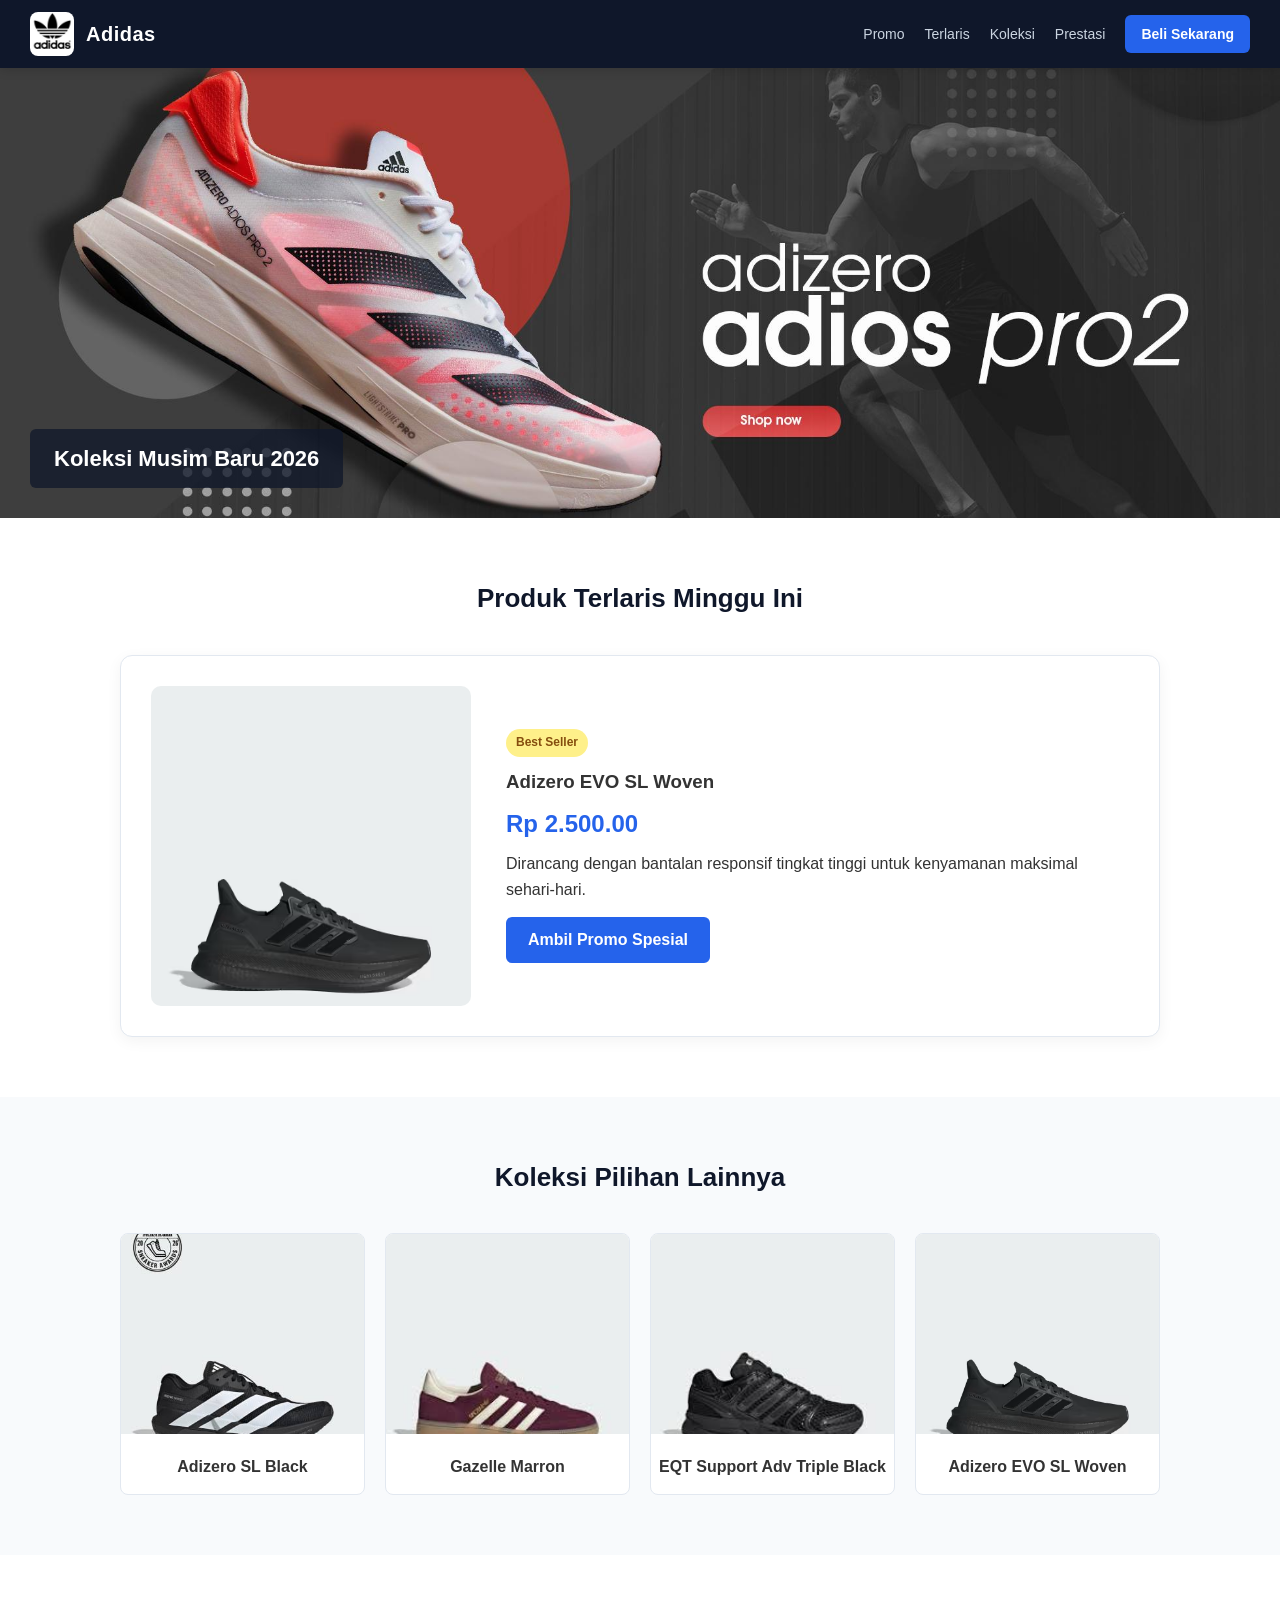
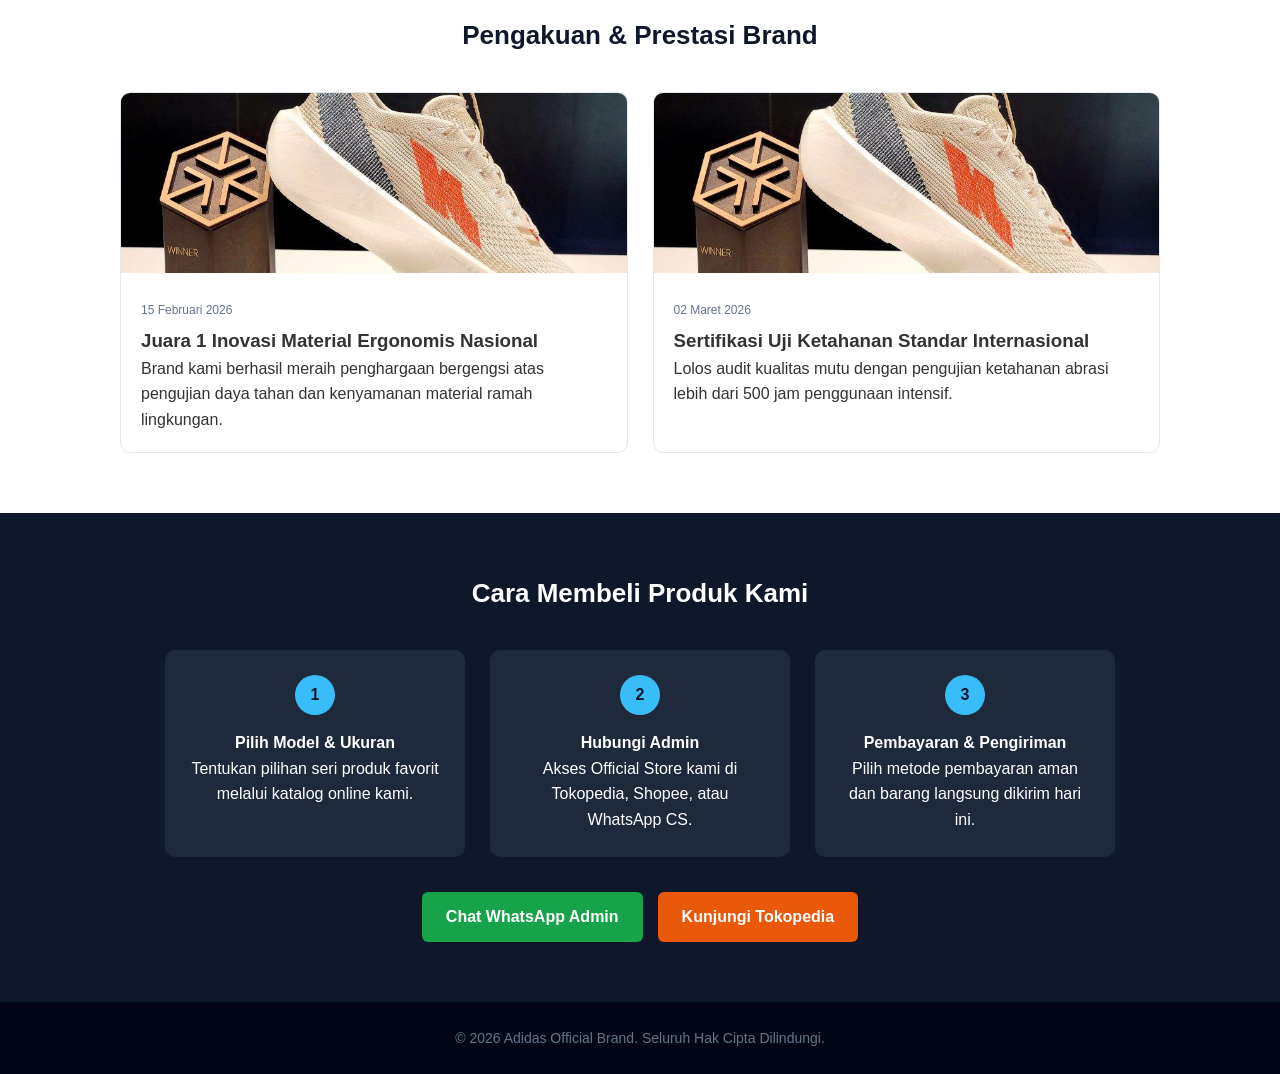
<file: index.html>
<!DOCTYPE html>
<html lang="id">
<head>
    <meta charset="UTF-8">
    <meta name="viewport" content="width=device-width, initial-scale=1.0">
    <title>Brand Official Store - Produk Unggulan</title>
    <link rel="stylesheet" href="assets/css/style.css">
</head>
<body>

    <!-- 1. HEADER NAVBAR DENGAN FITUR PURE CSS MOBILE MENU -->
    <header class="navbar">
        <div class="brand-box">
            <img src="assets/images/logo.jpg" alt="Logo Brand" class="brand-logo">
            <span class="brand-name">Adidas</span>
        </div>
    <!-- CHECKBOX TERSEMBUNYI (PENGGANTI LOGIKA JAVASCRIPT)-->
    <input type="checkbox" id="menu-toggle" class="menu-checkbox">

<!-- 2. TOMBOL ICON HAMBURGER (GARIS 3) UNTUK HP-->
    <label for="menu-toggle" class="menu-btn">
        <span class="bar"></span>
        <span class="bar"></span>
        <span class="bar"></span>
    </label>

    <!-- 3. DAFTAR Tautan Navigasi -->
    <nav class="nav-links">
        <a href="#promo">Promo</a>
        <a href="#terlaris">Terlaris</a>
        <a href="#koleksi">Koleksi</a>
        <a href="#prestasi">Prestasi</a>
        <a href="#order" class="btn-nav">Beli Sekarang</a>
        </nav>
    </header>

    <main>
        <!-- SECTION 1: IMAGE CAROUSEL (PURE CSS SCROLL-SNAP) -->
        <section id="promo" class="carousel-section">
            <div class="carousel-container">
                <div class="carousel-slider">
                    <div class="carousel-item">
                        <img src="assets/images/banner-1.jpg" alt="Promo 1">
                        <div class="carousel-caption">Koleksi Musim Baru 2026</div>
                    </div>
                    <div class="carousel-item">
                        <img src="assets/images/banner-2.jpg" alt="Promo 2">
                        <div class="carousel-caption">Diskon Terbesar Pekan Ini</div>
                    </div>
                    <div class="carousel-item">
                        <img src="assets/images/banner-3.jpg" alt="Promo 3">
                        <div class="carousel-caption">Kualitas Bahan Premium</div>
                    </div>
                </div>
            </div>
        </section>

        <!-- SECTION 2: PRODUK TERLARIS -->
        <section id="terlaris" class="section">
            <div class="container">
                <h2 class="section-title">Produk Terlaris Minggu Ini</h2>
                <div class="bestseller-card">
                    <img src="assets/images/best-seller.jpg" alt="Produk Terlaris" class="bestseller-img">
                    <div class="bestseller-info">
                        <span class="badge">Best Seller</span>
                        <h3>Adizero EVO SL Woven</h3>
                        <p class="price">Rp 2.500.00</p>
                        <p class="desc">Dirancang dengan bantalan responsif tingkat tinggi untuk kenyamanan maksimal sehari-hari.</p>
                        <a href="#order" class="btn-primary">Ambil Promo Spesial</a>
                    </div>
                </div>
            </div>
        </section>

        <!-- SECTION 3: 4 GAMBAR GALERI PRODUK LAINNYA -->
        <section id="koleksi" class="section section-bg">
            <div class="container">
                <h2 class="section-title">Koleksi Pilihan Lainnya</h2>
                <div class="gallery-grid">
                    <div class="gallery-card">
                        <img src="assets/images/galeri-1.jpg" alt="Koleksi 1">
                        <h4>Adizero SL Black</h4>
                    </div>
                    <div class="gallery-card">
                        <img src="assets/images/galeri-2.jpg" alt="Koleksi 2">
                        <h4>Gazelle Marron</h4>
                    </div>
                    <div class="gallery-card">
                        <img src="assets/images/galeri-3.jpg" alt="Koleksi 3">
                        <h4>EQT Support Adv Triple Black</h4>
                    </div>
                    <div class="gallery-card">
                        <img src="assets/images/galeri-4.jpg" alt="Koleksi 4">
                        <h4>Adizero EVO SL Woven</h4>
                    </div>
                </div>
            </div>
        </section>

        <!-- SECTION 4: 2 POTONGAN ARTIKEL PRESTASI PRODUK -->
        <section id="prestasi" class="section">
            <div class="container">
                <h2 class="section-title">Pengakuan & Prestasi Brand</h2>
                <div class="articles-wrapper">
                    <article class="article-card">
                        <img src="assets/images/prestasi-1.jpg" alt="Prestasi 1" class="article-img">
                        <div class="article-body">
                            <span class="article-date">15 Februari 2026</span>
                            <h3>Juara 1 Inovasi Material Ergonomis Nasional</h3>
                            <p>Brand kami berhasil meraih penghargaan bergengsi atas pengujian daya tahan dan kenyamanan material ramah lingkungan.</p>
                        </div>
                    </article>
                    <article class="article-card">
                        <img src="assets/images/prestasi-2.jpg" alt="Prestasi 2" class="article-img">
                        <div class="article-body">
                            <span class="article-date">02 Maret 2026</span>
                            <h3>Sertifikasi Uji Ketahanan Standar Internasional</h3>
                            <p>Lolos audit kualitas mutu dengan pengujian ketahanan abrasi lebih dari 500 jam penggunaan intensif.</p>
                        </div>
                    </article>
                </div>
            </div>
        </section>

        <!-- SECTION 5: CARA MENDAPATKAN / MEMBELI PRODUK -->
        <section id="order" class="section section-order">
            <div class="container text-center">
                <h2 class="section-title text-white">Cara Membeli Produk Kami</h2>
                <div class="steps-grid">
                    <div class="step-box">
                        <div class="step-num">1</div>
                        <h4>Pilih Model & Ukuran</h4>
                        <p>Tentukan pilihan seri produk favorit melalui katalog online kami.</p>
                    </div>
                    <div class="step-box">
                        <div class="step-num">2</div>
                        <h4>Hubungi Admin</h4>
                        <p>Akses Official Store kami di Tokopedia, Shopee, atau WhatsApp CS.</p>
                    </div>
                    <div class="step-box">
                        <div class="step-num">3</div>
                        <h4>Pembayaran & Pengiriman</h4>
                        <p>Pilih metode pembayaran aman dan barang langsung dikirim hari ini.</p>
                    </div>
                </div>
                <div class="cta-actions">
                    <a href="https://wa.me/" target="_blank" class="btn-whatsapp">Chat WhatsApp Admin</a>
                    <a href="#" class="btn-marketplace">Kunjungi Tokopedia</a>
                </div>
            </div>
        </section>
    </main>

    <!-- FOOTER -->
    <footer class="footer">
        <div class="container">
            <p>&copy; 2026 Adidas Official Brand. Seluruh Hak Cipta Dilindungi.</p>
        </div>
    </footer>

</body>
</html>
</file>
<file: assets/css/style.css>
/* 1. RESET & DASAR */
* {
    margin: 0;
    padding: 0;
    box-sizing: border-box;
}

html {
    scroll-behavior: smooth;
}

body {
    font-family: 'Segoe UI', Tahoma, Geneva, Verdana, sans-serif;
    color: #333333;
    line-height: 1.6;
    background-color: #ffffff;
}

.container {
    max-width: 1080px;
    margin: 0 auto;
    padding: 0 20px;
}

.text-center { text-align: center; }
.text-white { color: #ffffff !important; }


/* 2. STICKY NAVBAR DENGAN LOGO 1:1 */
.navbar {
    position: sticky;
    top: 0;
    z-index: 1000;
    background-color: #0f172a;
    display: flex;
    justify-content: space-between;
    align-items: center;
    padding: 12px 30px;
    box-shadow: 0 2px 10px rgba(0, 0, 0, 0.15);
}

.brand-box {
    display: flex;
    align-items: center;
    gap: 12px;
}

/* Kunci Logo 1:1 */
.brand-logo {
    width: 44px;
    height: 44px;
    aspect-ratio: 1 / 1;
    object-fit: cover;
    border-radius: 8px;
}

.brand-name {
    color: #ffffff;
    font-size: 20px;
    font-weight: bold;
    letter-spacing: 0.5px;
}

.nav-links {
    display: flex;
    align-items: center;
    gap: 20px;
}

.nav-links a {
    color: #cbd5e1;
    text-decoration: none;
    font-size: 14px;
    transition: color 0.3s;
}

.nav-links a:hover { color: #38bdf8; }

.btn-nav {
    background-color: #2563eb;
    color: #ffffff !important;
    padding: 8px 16px;
    border-radius: 6px;
    font-weight: bold;
}


/* 3. SECTION 1: PURE CSS CAROUSEL DENGAN SCROLL-SNAP */
.carousel-container {
    width: 100%;
    overflow: hidden;
    background-color: #000000;
}

.carousel-slider {
    display: flex;
    overflow-x: auto;
    scroll-snap-type: x mandatory;
    scroll-behavior: smooth;
    -webkit-overflow-scrolling: touch;
}

.carousel-slide::-webkit-scrollbar {
    height: 6px;
}

.carousel-slide::-webkit-scrollbar-thumb {
    background: #38bdf8;
    border-radius: 4px;
}

.carousel-item {
    flex: 0 0 100%;
    scroll-snap-align: start;
    position: relative;
}

.carousel-item img {
    width: 100%;
    height: 450px;
    object-fit: cover;
    display: block;
}

.carousel-caption {
    position: absolute;
    bottom: 30px;
    left: 30px;
    background: rgba(15, 23, 42, 0.75);
    color: #ffffff;
    padding: 12px 24px;
    border-radius: 6px;
    font-size: 22px;
    font-weight: bold;
}


/* 4. SECTION UMUM */
.section { padding: 60px 0; }
.section-bg { background-color: #f8fafc; }

.section-title {
    font-size: 26px;
    text-align: center;
    margin-bottom: 35px;
    color: #0f172a;
}


/* 5. SECTION 2: PRODUK TERLARIS */
.bestseller-card {
    display: flex;
    align-items: center;
    gap: 35px;
    background: #ffffff;
    border: 1px solid #e2e8f0;
    border-radius: 12px;
    padding: 30px;
    box-shadow: 0 4px 15px rgba(0, 0, 0, 0.05);
}

.bestseller-img {
    width: 320px;
    height: 320px;
    object-fit: cover;
    border-radius: 10px;
}

.badge {
    background: #fef08a;
    color: #854d0e;
    font-size: 12px;
    font-weight: bold;
    padding: 4px 10px;
    border-radius: 20px;
    display: inline-block;
    margin-bottom: 10px;
}

.price {
    font-size: 24px;
    font-weight: bold;
    color: #2563eb;
    margin: 8px 0;
}

.btn-primary {
    display: inline-block;
    background: #2563eb;
    color: #ffffff;
    padding: 10px 22px;
    border-radius: 6px;
    text-decoration: none;
    font-weight: bold;
    margin-top: 15px;
}


/* 6. SECTION 3: GALERI 4 GAMBAR */
.gallery-grid {
    display: grid;
    grid-template-columns: repeat(auto-fit, minmax(220px, 1fr));
    gap: 20px;
}

.gallery-card {
    background: #ffffff;
    border-radius: 8px;
    overflow: hidden;
    border: 1px solid #e2e8f0;
    text-align: center;
    padding-bottom: 15px;
}

.gallery-card img {
    width: 100%;
    height: 200px;
    object-fit: cover;
}

.gallery-card h4 {
    margin-top: 12px;
    font-size: 16px;
}


/* 7. SECTION 4: 2 ARTIKEL PRESTASI */
.articles-wrapper {
    display: grid;
    grid-template-columns: repeat(auto-fit, minmax(320px, 1fr));
    gap: 25px;
}

.article-card {
    background: #ffffff;
    border: 1px solid #e2e8f0;
    border-radius: 10px;
    overflow: hidden;
}

.article-img {
    width: 100%;
    height: 180px;
    object-fit: cover;
}

.article-body { padding: 20px; }

.article-date {
    font-size: 12px;
    color: #64748b;
    margin-bottom: 6px;
    display: block;
}


/* 8. SECTION 5: CARA BELI (ORDER) */
.section-order {
    background-color: #0f172a;
    color: #ffffff;
}

.steps-grid {
    display: flex;
    justify-content: center;
    gap: 25px;
    flex-wrap: wrap;
    margin-bottom: 35px;
}

.step-box {
    background: #1e293b;
    padding: 25px;
    border-radius: 10px;
    flex: 1 1 250px;
    max-width: 300px;
}

.step-num {
    width: 40px;
    height: 40px;
    background: #38bdf8;
    color: #0f172a;
    border-radius: 50%;
    font-weight: bold;
    display: flex;
    align-items: center;
    justify-content: center;
    margin: 0 auto 15px auto;
}

.cta-actions {
    display: flex;
    gap: 15px;
    justify-content: center;
    flex-wrap: wrap;
}

.btn-whatsapp {
    background: #16a34a;
    color: #ffffff;
    padding: 12px 24px;
    border-radius: 6px;
    text-decoration: none;
    font-weight: bold;
}

.btn-marketplace {
    background: #ea580c;
    color: #ffffff;
    padding: 12px 24px;
    border-radius: 6px;
    text-decoration: none;
    font-weight: bold;
}


/* 9. FOOTER */
.footer {
    background: #020617;
    color: #64748b;
    text-align: center;
    padding: 25px 0;
    font-size: 14px;
} 
/* =====================================================
   RESPONSIVE DESIGN KHUSUS LAYAR TABLET & SMARTPHONE (< 768px)
   ===================================================== */
@media (max-width: 768px) {
    /* 1. Mengurangi padding section agar lebih pas di layar HP */
    .section {
        padding: 40px 0;
    }

    .container {
        padding: 0 15px;
    }

    /* 2. Penyesuaian carousel / banner utama */
    .carousel-item img {
        height: 250px;
    }

    .carousel-caption {
        font-size: 16px;
        left: 20px;
        bottom: 20px;
        padding: 8px 14px;
    }

    /* 3. Section terlaris: ubah dari 2 kolom menjadi 1 kolom */
    .bestseller-card {
        flex-direction: column;
        text-align: center;
        gap: 20px;
        padding: 20px;
    }

    .bestseller-img {
        width: 100%;
        max-width: 240px;
        height: auto;
        aspect-ratio: 1 / 1;
    }

    /* 4. Galeri produk: 2 gambar per baris */
    .gallery-grid {
        grid-template-columns: repeat(2, 1fr);
        gap: 12px;
    }

    .gallery-card img {
        height: 140px;
    }

    /* 5. Artikel prestasi: menjadi 1 kolom ke bawah */
    .articles-wrapper {
        grid-template-columns: 1fr;
    }

    /* 6. Langkah cara beli */
    .steps-grid {
        flex-direction: column;
        align-items: center;
    }

    .step-box {
        width: 100%;
        max-width: 100%;
    }

    .cta-actions {
        flex-direction: column;
    }

    .btn-whatsapp,.btn-marketplace {
        width: 100%;
        text-align: center;
    }
}
/* --- ATURAN DEFAULT (DESKTOP) --- */
.menu-checkbox {
    display: none; /* Sembunyikan checkbox asli di semua layar */
}

.menu-btn {
    display: none; /* Sembunyikan tombol hamburger di layar komputer */
    cursor: pointer;
    flex-direction: column;
    gap: 5px;
}

.menu-btn .bar {
    width: 25px;
    height: 3px;
    background-color: #ffffff;
    border-radius: 2px;
    transition: all 0.3s ease;
}

/* --- ATURAN DI DALAM MEDIA QUERY (< 768px) --- */
@media (max-width: 768px) {
    /* Munculkan tombol hamburger di HP */
    .menu-btn {
        display: flex;
    }

    /* Sembunyikan daftar navigasi bawaan desktop */
    .nav-links {
        display: none;
        position: absolute;
        top: 100%;
        left: 0;
        width: 100%;
        background-color: #0f172a;
        flex-direction: column;
        align-items: center;
        padding: 20px 0;
        gap: 15px;
        box-shadow: 0 6px 10px rgba(0, 0, 0, 0.2);
    }

    .nav-links a {
        font-size: 16px;
        margin: 0;
    }

    /* Kunci Pure CSS Toggle (Saat Checkbox Dicentang, Munculkan Menu) */
    .menu-checkbox:checked ~ .nav-links {
        display: flex; /* Menu turun dan tampil */
    }

    /* Efek animasi hamburger berubah menjadi 'X' saat diklik */
    .menu-checkbox:checked ~ .menu-btn .bar:nth-child(1) {
        transform: translateY(8px) rotate(45deg);
    }

    .menu-checkbox:checked ~ .menu-btn .bar:nth-child(2) {
        opacity: 0;
    }

    .menu-checkbox:checked ~ .menu-btn .bar:nth-child(3) {
        transform: translateY(-8px) rotate(-45deg);
    }
}
</file>
